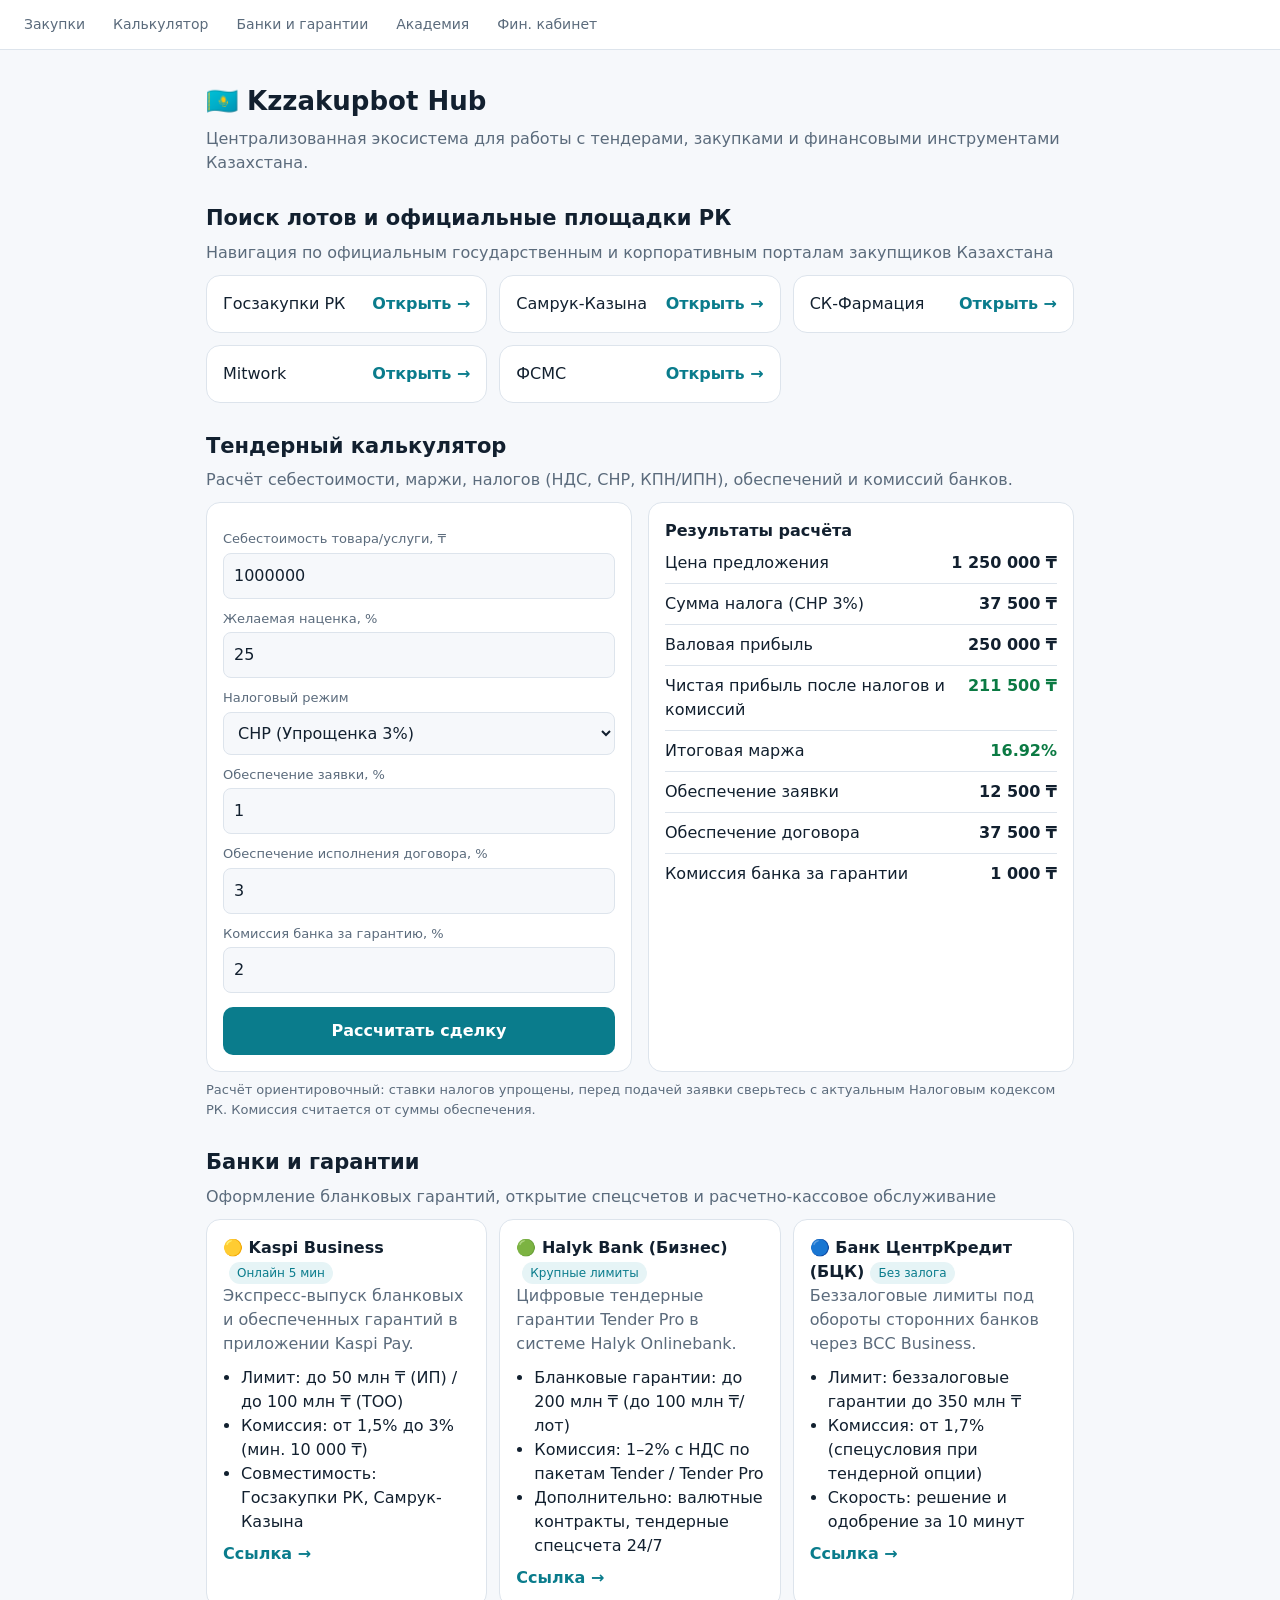
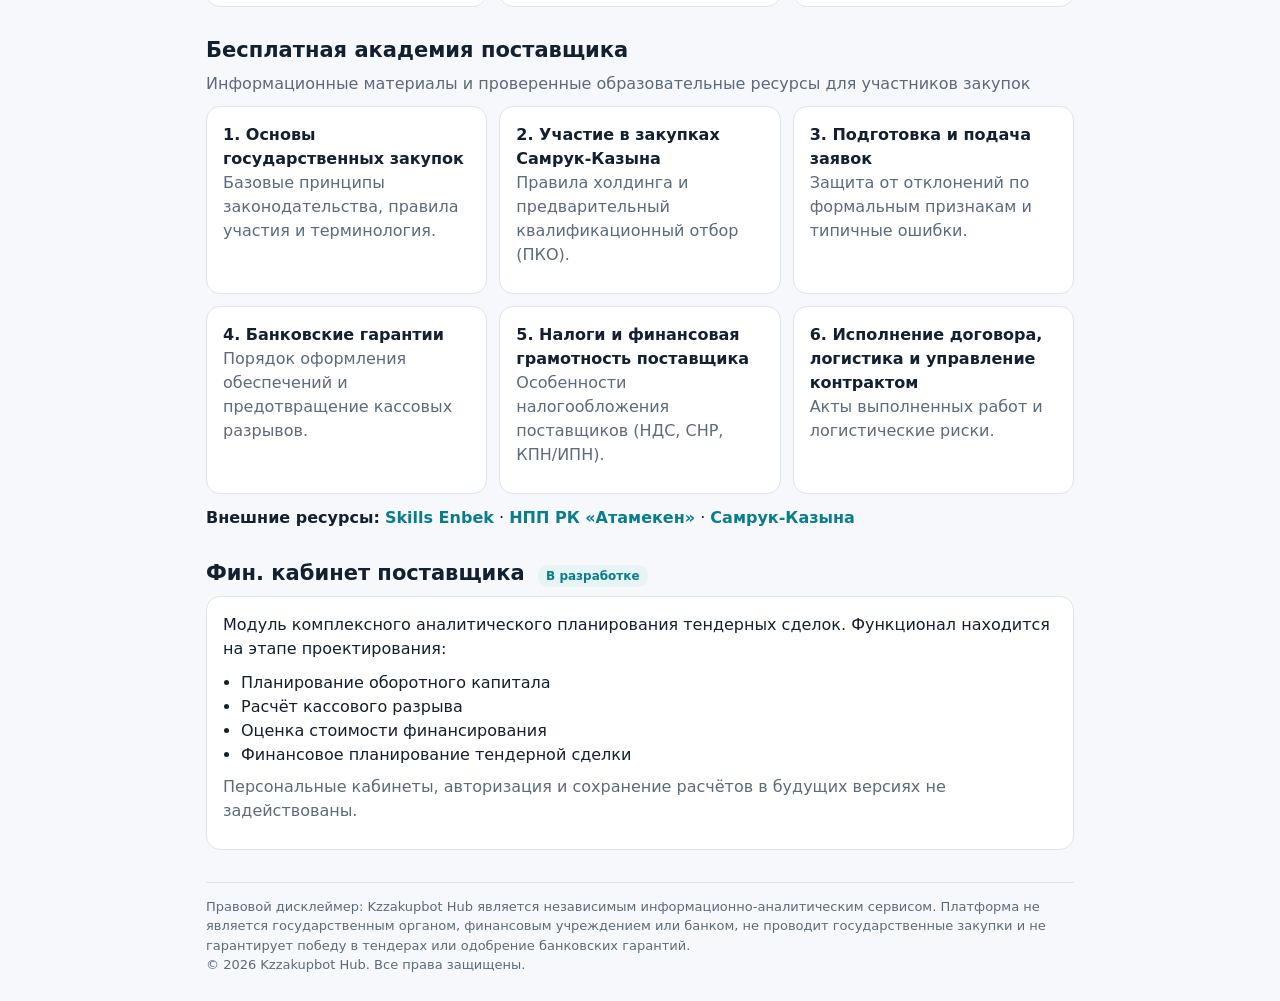
<file: kzzakupbot-hub.html>
<!DOCTYPE html>
<html lang="ru">
<head>
<meta charset="utf-8">
<meta name="viewport" content="width=device-width, initial-scale=1, viewport-fit=cover">
<title>Kzzakupbot Hub</title>
<style>
:root{--bg:#f6f8fb;--card:#fff;--tx:#12202f;--mut:#5b6b7c;--ac:#0a7c8c;--ac2:#e6f4f6;--bd:#dde4ec;--ok:#0b7a43;
box-sizing:border-box;padding-top:env(safe-area-inset-top,0px);padding-bottom:env(safe-area-inset-bottom,0px)}
@media (prefers-color-scheme:dark){:root:not([data-theme="light"]){--bg:#0f1720;--card:#17212c;--tx:#e8eef4;--mut:#9aabbb;--ac:#3cc3d3;--ac2:#13313a;--bd:#263544;--ok:#5fd18f}}
:root[data-theme="dark"]{--bg:#0f1720;--card:#17212c;--tx:#e8eef4;--mut:#9aabbb;--ac:#3cc3d3;--ac2:#13313a;--bd:#263544;--ok:#5fd18f}
*{box-sizing:border-box}html{scroll-padding-top:60px}
body{margin:0;background:var(--bg);color:var(--tx);font:16px/1.5 system-ui,-apple-system,"Segoe UI",Roboto,sans-serif}
nav{position:sticky;top:env(safe-area-inset-top,0px);background:var(--card);border-bottom:1px solid var(--bd);display:flex;gap:4px;overflow-x:auto;padding:8px 12px;z-index:5}
nav a{white-space:nowrap;padding:6px 12px;border-radius:99px;color:var(--mut);text-decoration:none;font-size:14px}
nav a:hover{background:var(--ac2);color:var(--ac)}
main{max-width:900px;margin:0 auto;padding:16px}
h1{font-size:26px;margin:16px 0 6px}h2{font-size:21px;margin:0 0 6px}p{margin:0 0 10px}
.mut{color:var(--mut)}section{margin:28px 0}
.card{background:var(--card);border:1px solid var(--bd);border-radius:14px;padding:16px}
.grid{display:grid;gap:12px;grid-template-columns:repeat(auto-fit,minmax(240px,1fr))}
a.link{color:var(--ac);text-decoration:none;font-weight:600}a.link:hover{text-decoration:underline}
.portal{display:flex;justify-content:space-between;align-items:center;gap:8px}
label{display:block;font-size:13px;color:var(--mut);margin:10px 0 4px}
input,select{width:100%;padding:10px;border:1px solid var(--bd);border-radius:8px;background:var(--bg);color:var(--tx);font:inherit}
button{margin-top:14px;padding:12px 18px;border:0;border-radius:10px;background:var(--ac);color:#fff;font:inherit;font-weight:600;cursor:pointer;width:100%}
.row{display:flex;justify-content:space-between;gap:10px;padding:8px 0;border-bottom:1px solid var(--bd)}
.row:last-child{border:0}.row b{white-space:nowrap}.hl b{color:var(--ok)}
.badge{display:inline-block;font-size:12px;background:var(--ac2);color:var(--ac);padding:2px 8px;border-radius:99px;margin-left:6px}
ul{padding-left:18px;margin:8px 0}.dis{font-size:13px;color:var(--mut);border-top:1px solid var(--bd);margin-top:32px;padding-top:14px}
.two{display:grid;gap:16px;grid-template-columns:repeat(auto-fit,minmax(280px,1fr))}
</style>
</head>
<body>
<nav>
<a href="#zakupki">Закупки</a><a href="#calc">Калькулятор</a><a href="#banks">Банки и гарантии</a><a href="#academy">Академия</a><a href="#fin">Фин. кабинет</a>
</nav>
<main>
<h1>🇰🇿 Kzzakupbot Hub</h1>
<p class="mut">Централизованная экосистема для работы с тендерами, закупками и финансовыми инструментами Казахстана.</p>

<section id="zakupki">
<h2>Поиск лотов и официальные площадки РК</h2>
<p class="mut">Навигация по официальным государственным и корпоративным порталам закупщиков Казахстана</p>
<div class="grid">
<div class="card portal"><span>Госзакупки РК</span><a class="link" href="https://goszakup.gov.kz/" target="_blank" rel="noopener">Открыть →</a></div>
<div class="card portal"><span>Самрук-Казына</span><a class="link" href="https://zakup.sk.kz/" target="_blank" rel="noopener">Открыть →</a></div>
<div class="card portal"><span>СК-Фармация</span><a class="link" href="https://skmed.ecc.kz/" target="_blank" rel="noopener">Открыть →</a></div>
<div class="card portal"><span>Mitwork</span><a class="link" href="https://eep.mitwork.kz/" target="_blank" rel="noopener">Открыть →</a></div>
<div class="card portal"><span>ФСМС</span><a class="link" href="https://fms.ecc.kz/" target="_blank" rel="noopener">Открыть →</a></div>
</div>
</section>

<section id="calc">
<h2>Тендерный калькулятор</h2>
<p class="mut">Расчёт себестоимости, маржи, налогов (НДС, СНР, КПН/ИПН), обеспечений и комиссий банков.</p>
<div class="two">
<div class="card">
<label for="cost">Себестоимость товара/услуги, ₸</label><input id="cost" type="number" inputmode="decimal" value="1000000">
<label for="mk">Желаемая наценка, %</label><input id="mk" type="number" inputmode="decimal" value="25">
<label for="tax">Налоговый режим</label>
<select id="tax">
<option value="snr">СНР (Упрощенка 3%)</option>
<option value="vat">Общий (с НДС 12%)</option>
<option value="novat">Без НДС / Общеустановленный</option>
</select>
<label for="bid">Обеспечение заявки, %</label><input id="bid" type="number" inputmode="decimal" value="1">
<label for="ctr">Обеспечение исполнения договора, %</label><input id="ctr" type="number" inputmode="decimal" value="3">
<label for="fee">Комиссия банка за гарантию, %</label><input id="fee" type="number" inputmode="decimal" value="2">
<button id="go" type="button">Рассчитать сделку</button>
</div>
<div class="card" id="res" aria-live="polite"></div>
</div>
<p class="mut" style="margin-top:8px;font-size:13px">Расчёт ориентировочный: ставки налогов упрощены, перед подачей заявки сверьтесь с актуальным Налоговым кодексом РК. Комиссия считается от суммы обеспечения.</p>
</section>

<section id="banks">
<h2>Банки и гарантии</h2>
<p class="mut">Оформление бланковых гарантий, открытие спецсчетов и расчетно-кассовое обслуживание</p>
<div class="grid">
<div class="card"><b>🟡 Kaspi Business</b><span class="badge">Онлайн 5 мин</span>
<p class="mut">Экспресс-выпуск бланковых и обеспеченных гарантий в приложении Kaspi Pay.</p>
<ul><li>Лимит: до 50 млн ₸ (ИП) / до 100 млн ₸ (ТОО)</li><li>Комиссия: от 1,5% до 3% (мин. 10 000 ₸)</li><li>Совместимость: Госзакупки РК, Самрук-Казына</li></ul>
<a class="link" href="https://kaspi.kz/business" target="_blank" rel="noopener">Ссылка →</a></div>
<div class="card"><b>🟢 Halyk Bank (Бизнес)</b><span class="badge">Крупные лимиты</span>
<p class="mut">Цифровые тендерные гарантии Tender Pro в системе Halyk Onlinebank.</p>
<ul><li>Бланковые гарантии: до 200 млн ₸ (до 100 млн ₸/лот)</li><li>Комиссия: 1–2% с НДС по пакетам Tender / Tender Pro</li><li>Дополнительно: валютные контракты, тендерные спецсчета 24/7</li></ul>
<a class="link" href="https://halykbank.kz/" target="_blank" rel="noopener">Ссылка →</a></div>
<div class="card"><b>🔵 Банк ЦентрКредит (БЦК)</b><span class="badge">Без залога</span>
<p class="mut">Беззалоговые лимиты под обороты сторонних банков через BCC Business.</p>
<ul><li>Лимит: беззалоговые гарантии до 350 млн ₸</li><li>Комиссия: от 1,7% (спецусловия при тендерной опции)</li><li>Скорость: решение и одобрение за 10 минут</li></ul>
<a class="link" href="https://bcc.kz/" target="_blank" rel="noopener">Ссылка →</a></div>
</div>
</section>

<section id="academy">
<h2>Бесплатная академия поставщика</h2>
<p class="mut">Информационные материалы и проверенные образовательные ресурсы для участников закупок</p>
<div class="grid">
<div class="card"><b>1. Основы государственных закупок</b><p class="mut">Базовые принципы законодательства, правила участия и терминология.</p></div>
<div class="card"><b>2. Участие в закупках Самрук-Казына</b><p class="mut">Правила холдинга и предварительный квалификационный отбор (ПКО).</p></div>
<div class="card"><b>3. Подготовка и подача заявок</b><p class="mut">Защита от отклонений по формальным признакам и типичные ошибки.</p></div>
<div class="card"><b>4. Банковские гарантии</b><p class="mut">Порядок оформления обеспечений и предотвращение кассовых разрывов.</p></div>
<div class="card"><b>5. Налоги и финансовая грамотность поставщика</b><p class="mut">Особенности налогообложения поставщиков (НДС, СНР, КПН/ИПН).</p></div>
<div class="card"><b>6. Исполнение договора, логистика и управление контрактом</b><p class="mut">Акты выполненных работ и логистические риски.</p></div>
</div>
<p style="margin-top:12px"><b>Внешние ресурсы:</b> <a class="link" href="https://skills.enbek.kz/" target="_blank" rel="noopener">Skills Enbek</a> · <a class="link" href="https://atameken.kz/" target="_blank" rel="noopener">НПП РК «Атамекен»</a> · <a class="link" href="https://sk.kz/" target="_blank" rel="noopener">Самрук-Казына</a></p>
</section>

<section id="fin">
<h2>Фин. кабинет поставщика <span class="badge">В разработке</span></h2>
<div class="card">
<p>Модуль комплексного аналитического планирования тендерных сделок. Функционал находится на этапе проектирования:</p>
<ul><li>Планирование оборотного капитала</li><li>Расчёт кассового разрыва</li><li>Оценка стоимости финансирования</li><li>Финансовое планирование тендерной сделки</li></ul>
<p class="mut">Персональные кабинеты, авторизация и сохранение расчётов в будущих версиях не задействованы.</p>
</div>
</section>

<p class="dis">Правовой дисклеймер: Kzzakupbot Hub является независимым информационно-аналитическим сервисом. Платформа не является государственным органом, финансовым учреждением или банком, не проводит государственные закупки и не гарантирует победу в тендерах или одобрение банковских гарантий.<br>© 2026 Kzzakupbot Hub. Все права защищены.</p>
</main>
<script>
(function(){
var $=function(i){return document.getElementById(i)};
var f=function(n){return Math.round(n).toLocaleString('ru-RU').replace(/\u00a0/g,' ')+' ₸'};
function calc(){
var cost=+$('cost').value||0,mk=+$('mk').value||0,bid=+$('bid').value||0,ctr=+$('ctr').value||0,fee=+$('fee').value||0,t=$('tax').value;
var price=cost*(1+mk/100),gross=price-cost,tax,label;
if(t==='snr'){tax=price*0.03;label='Сумма налога (СНР 3%)'}
else if(t==='vat'){var vat=gross*0.12;tax=vat+(gross-vat)*0.20;label='Налоги (НДС 12% с наценки + КПН 20%)'}
else{tax=gross*0.20;label='Налог (КПН 20% с прибыли)'}
var gb=price*bid/100,gc=price*ctr/100,comm=(gb+gc)*fee/100,net=gross-tax-comm,margin=price?net/price*100:0;
var rows=[['Цена предложения',f(price)],[label,f(tax)],['Валовая прибыль',f(gross)],['Чистая прибыль после налогов и комиссий',f(net),1],['Итоговая маржа',margin.toFixed(2)+'%',1],['Обеспечение заявки',f(gb)],['Обеспечение договора',f(gc)],['Комиссия банка за гарантии',f(comm)]];
$('res').innerHTML='<b>Результаты расчёта</b>'+rows.map(function(r){return '<div class="row'+(r[2]?' hl':'')+'"><span>'+r[0]+'</span><b>'+r[1]+'</b></div>'}).join('');
}
$('go').addEventListener('click',calc);calc();
})();
</script>
</body>
</html>
</file>
